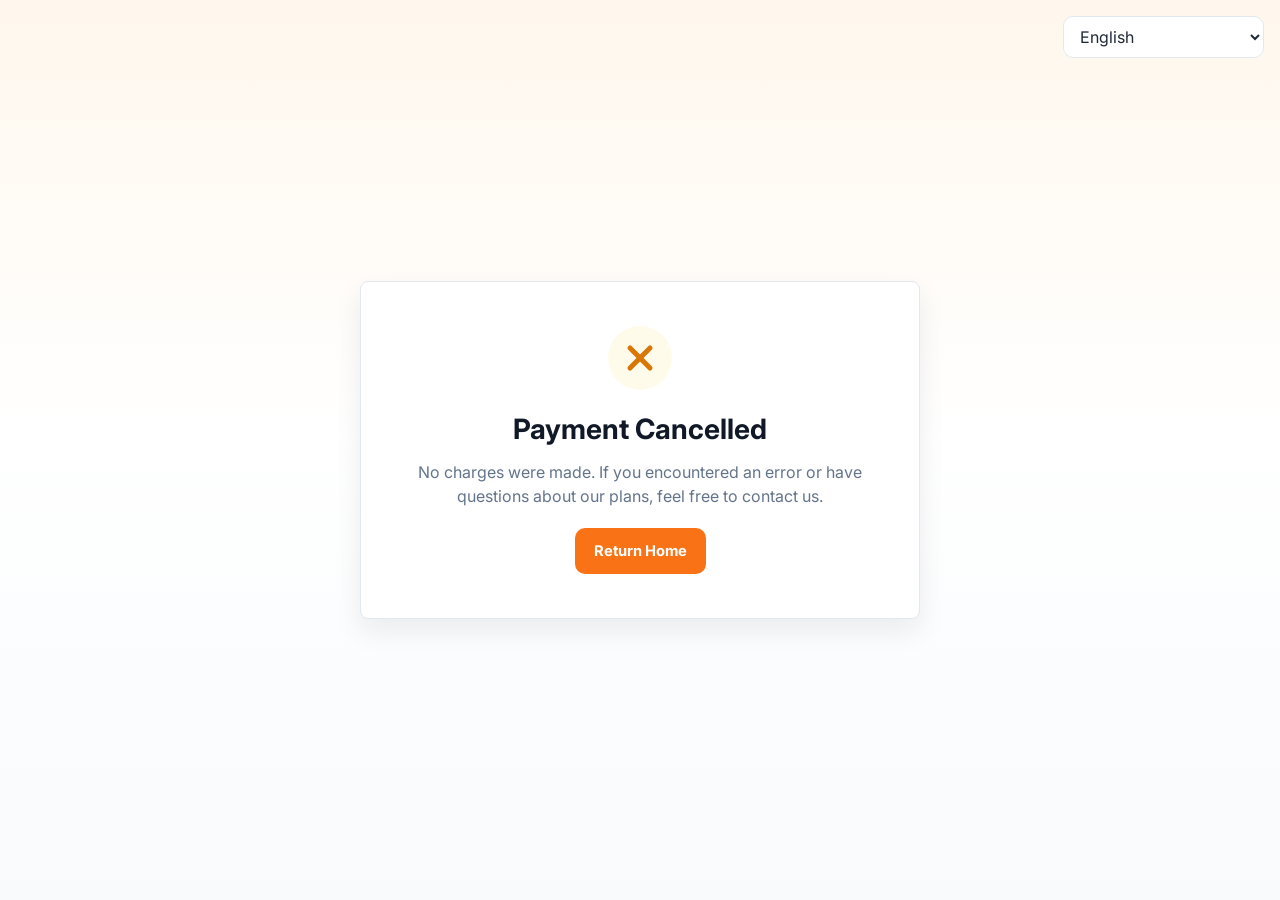
<file: cancel.html>
<!DOCTYPE html>
<html lang="en">
<head>
    <meta charset="UTF-8">
    <meta name="viewport" content="width=device-width, initial-scale=1.0">
    <title>Payment Cancelled - Kanfan</title>
    <link href="https://fonts.googleapis.com/css2?family=Inter:wght@400;600;800&display=swap" rel="stylesheet">
    <link rel="stylesheet" href="style.css">
    <script src="i18n.js"></script>
</head>
<body class="status-page">
    <div class="language-switcher" data-lang-switcher></div>
    <main class="container status-card">
        <div class="icon-box warn">
            <svg width="40" height="40" viewBox="0 0 24 24" fill="none" stroke="currentColor" stroke-width="3" stroke-linecap="round" stroke-linejoin="round">
                <line x1="18" y1="6" x2="6" y2="18"></line>
                <line x1="6" y1="6" x2="18" y2="18"></line>
            </svg>
        </div>
        <h1 data-i18n="pay.cancelTitle">Payment Cancelled</h1>
        <p data-i18n="pay.cancelDesc">No charges were made. If you encountered an error or have questions about our plans, feel free to contact us.</p>
        <a href="index.html#pricing" class="btn" data-i18n="pay.returnHome">Return Home</a>
    </main>
    <script>
        KanfanI18n.renderSelect(document.querySelector("[data-lang-switcher]"));
        KanfanI18n.apply();
    </script>
</body>
</html>
</file>
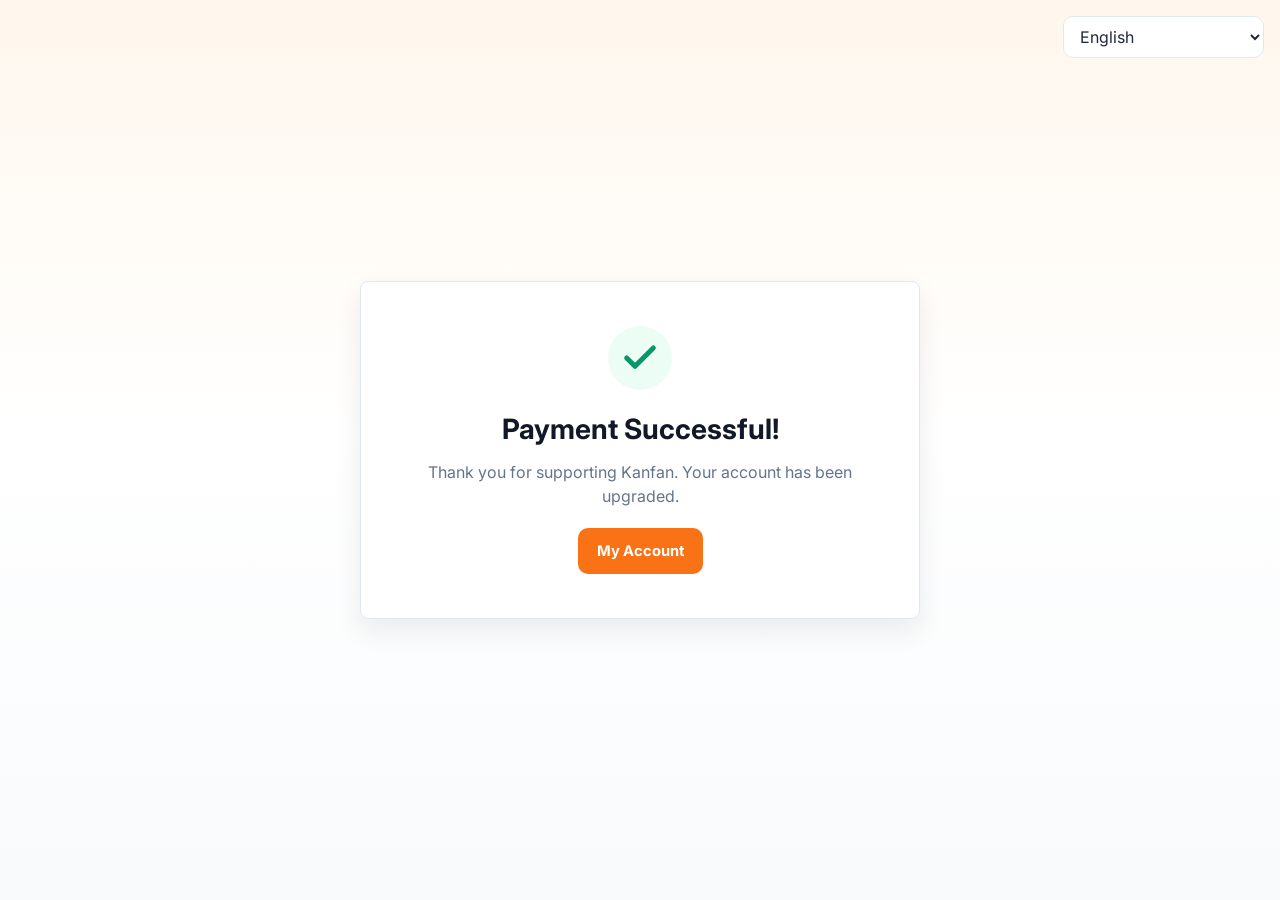
<file: success.html>
<!DOCTYPE html>
<html lang="en">
<head>
    <meta charset="UTF-8">
    <meta name="viewport" content="width=device-width, initial-scale=1.0">
    <title>Payment Successful - Kanfan</title>
    <link href="https://fonts.googleapis.com/css2?family=Inter:wght@400;600;800&display=swap" rel="stylesheet">
    <link rel="stylesheet" href="style.css">
    <script src="i18n.js"></script>
</head>
<body class="status-page">
    <div class="language-switcher" data-lang-switcher></div>
    <main class="container status-card">
        <div class="icon-box">
            <svg width="40" height="40" viewBox="0 0 24 24" fill="none" stroke="currentColor" stroke-width="3" stroke-linecap="round" stroke-linejoin="round">
                <polyline points="20 6 9 17 4 12"></polyline>
            </svg>
        </div>
        <h1 data-i18n="pay.successTitle">Payment Successful!</h1>
        <p data-i18n="pay.successDesc">Thank you for supporting Kanfan. Your account has been upgraded.</p>
        <a href="account.html" class="btn" data-i18n="nav.myAccount">My Account</a>
    </main>
    <script>
        KanfanI18n.renderSelect(document.querySelector("[data-lang-switcher]"));
        KanfanI18n.apply();
    </script>
</body>
</html>
</file>
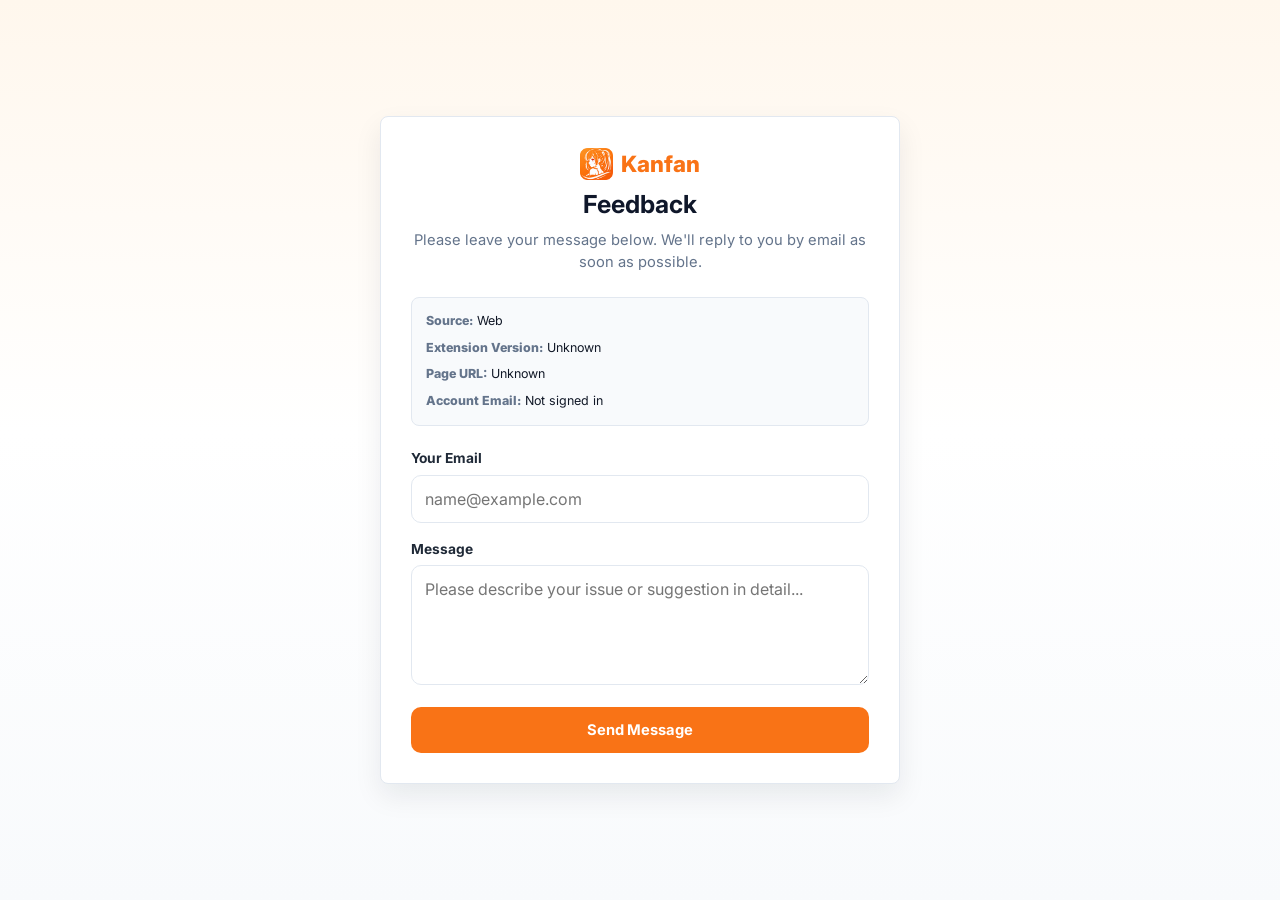
<file: support.html>
<!DOCTYPE html>
<html lang="zh-CN">
<head>
    <meta charset="UTF-8">
    <meta name="viewport" content="width=device-width, initial-scale=1.0">
    <title>技术支持与反馈 - Kanfan</title>
    <link href="https://fonts.googleapis.com/css2?family=Inter:wght@400;600;800&display=swap" rel="stylesheet">
    <link rel="stylesheet" href="style.css">
    <script src="i18n.js"></script>
</head>
<body class="form-page">

<main class="support-shell">
    <div class="page-card-header">
        <a href="index.html" class="brand-mark" aria-label="Kanfan home">
            <img src="logo.png" alt="Kanfan" class="site-logo-img" onerror="this.hidden=true; this.nextElementSibling.hidden=false;">
            <span>Kanfan</span>
        </a>
        <h1 class="page-card-title" data-i18n="support.title">留言反馈</h1>
        <p class="page-card-desc" data-i18n="support.desc">请在下方填写您的留言，提交后我们会通过邮件尽快回复您。</p>
    </div>

    <div id="debug-info" class="debug-box">
        <p><span class="debug-info-label" data-i18n="support.debug.source">来源:</span> <span id="info-from" class="debug-info-value">-</span></p>
        <p><span class="debug-info-label" data-i18n="support.debug.version">插件版本:</span> <span id="info-v" class="debug-info-value">-</span></p>
        <p><span class="debug-info-label" data-i18n="support.debug.page">来源页面:</span> <span id="info-url" class="debug-info-value">-</span></p>
        <p><span class="debug-info-label" data-i18n="support.debug.email">账号邮箱:</span> <span id="info-email" class="debug-info-value">-</span></p>
    </div>

    <form id="support-form" method="POST" class="form-stack">
        <input type="hidden" name="source" id="input-from">
        <input type="hidden" name="extension_version" id="input-v">
        <input type="hidden" name="issue_url" id="input-url">
        <input type="hidden" name="user_id" id="input-uid">

        <div>
            <label for="input-email" data-i18n="support.form.emailLabel">您的邮箱</label>
            <input type="email" name="email" id="input-email" required placeholder="name@example.com" data-i18n-placeholder="support.form.emailPlaceholder">
        </div>

        <div>
            <label for="support-message" data-i18n="support.form.messageLabel">留言内容</label>
            <textarea id="support-message" name="message" required rows="4" placeholder="请详细描述您遇到的情况或建议..." data-i18n-placeholder="support.form.messagePlaceholder"></textarea>
        </div>

        <button type="submit" id="submit-btn" class="submit-btn" data-i18n="support.form.submit">发送留言</button>
        <div class="support-status success" id="successMsg">Thank you! Your message has been submitted.</div>
        <div class="support-status error" id="errorMsg">Oops! Something went wrong. Please try again.</div>
    </form>
</main>

<script>
    KanfanI18n.apply();
    document.title = KanfanI18n.t('support.pageTitle');

    const urlParams = new URLSearchParams(window.location.search);
    const sourceFrom = urlParams.get('from') || 'web';
    const extVersion = urlParams.get('v') || KanfanI18n.t('support.meta.unknown');
    const rawIssueUrl = urlParams.get('url') || KanfanI18n.t('support.meta.unknown');
    const displayIssueUrl = rawIssueUrl.length > 100 ? `${rawIssueUrl.substring(0, 97)}...` : rawIssueUrl;
    const userId = urlParams.get('uid') || '';
    const userEmail = urlParams.get('email') || '';

    document.getElementById('info-from').textContent = sourceFrom === 'ext'
        ? KanfanI18n.t('support.source.ext')
        : KanfanI18n.t('support.source.web');
    document.getElementById('info-v').textContent = extVersion;
    document.getElementById('info-url').textContent = displayIssueUrl;
    document.getElementById('info-url').title = rawIssueUrl;
    document.getElementById('info-email').textContent = userEmail || KanfanI18n.t('support.meta.notLoggedIn');

    document.getElementById('input-from').value = sourceFrom;
    document.getElementById('input-v').value = extVersion;
    document.getElementById('input-url').value = rawIssueUrl;
    document.getElementById('input-uid').value = userId;
    if (userEmail) document.getElementById('input-email').value = userEmail;

    const feedbackEndpoint = "https://jicbnty4ugip4n7rsn6xjg3moe0poghf.lambda-url.us-west-1.on.aws/";
    const supportForm = document.getElementById('support-form');
    const submitBtn = document.getElementById('submit-btn');
    const successMsg = document.getElementById('successMsg');
    const errorMsg = document.getElementById('errorMsg');

    function showSupportError(message) {
        errorMsg.textContent = message || "Oops! Something went wrong. Please try again.";
        errorMsg.style.display = "block";
        successMsg.style.display = "none";
    }

    supportForm.addEventListener('submit', async (event) => {
        event.preventDefault();

        if (!feedbackEndpoint || feedbackEndpoint.includes("REPLACE_WITH")) {
            showSupportError("Feedback endpoint is not configured.");
            return;
        }

        successMsg.style.display = "none";
        errorMsg.style.display = "none";
        submitBtn.disabled = true;

        const payload = {
            type: "support",
            source: sourceFrom,
            extension_version: extVersion,
            issue_url: rawIssueUrl,
            user_id: userId,
            email: document.getElementById('input-email').value.trim(),
            message: (supportForm.querySelector('textarea[name="message"]')?.value || "").trim(),
            page_url: window.location.href,
            user_agent: navigator.userAgent
        };

        try {
            const res = await fetch(feedbackEndpoint, {
                method: "POST",
                headers: { "Content-Type": "application/json" },
                body: JSON.stringify(payload)
            });

            if (!res.ok) throw new Error(`HTTP ${res.status}`);
            supportForm.querySelector('textarea[name="message"]').value = "";
            successMsg.style.display = "block";
        } catch (err) {
            showSupportError();
        } finally {
            submitBtn.disabled = false;
        }
    });
</script>
</body>
</html>
</file>
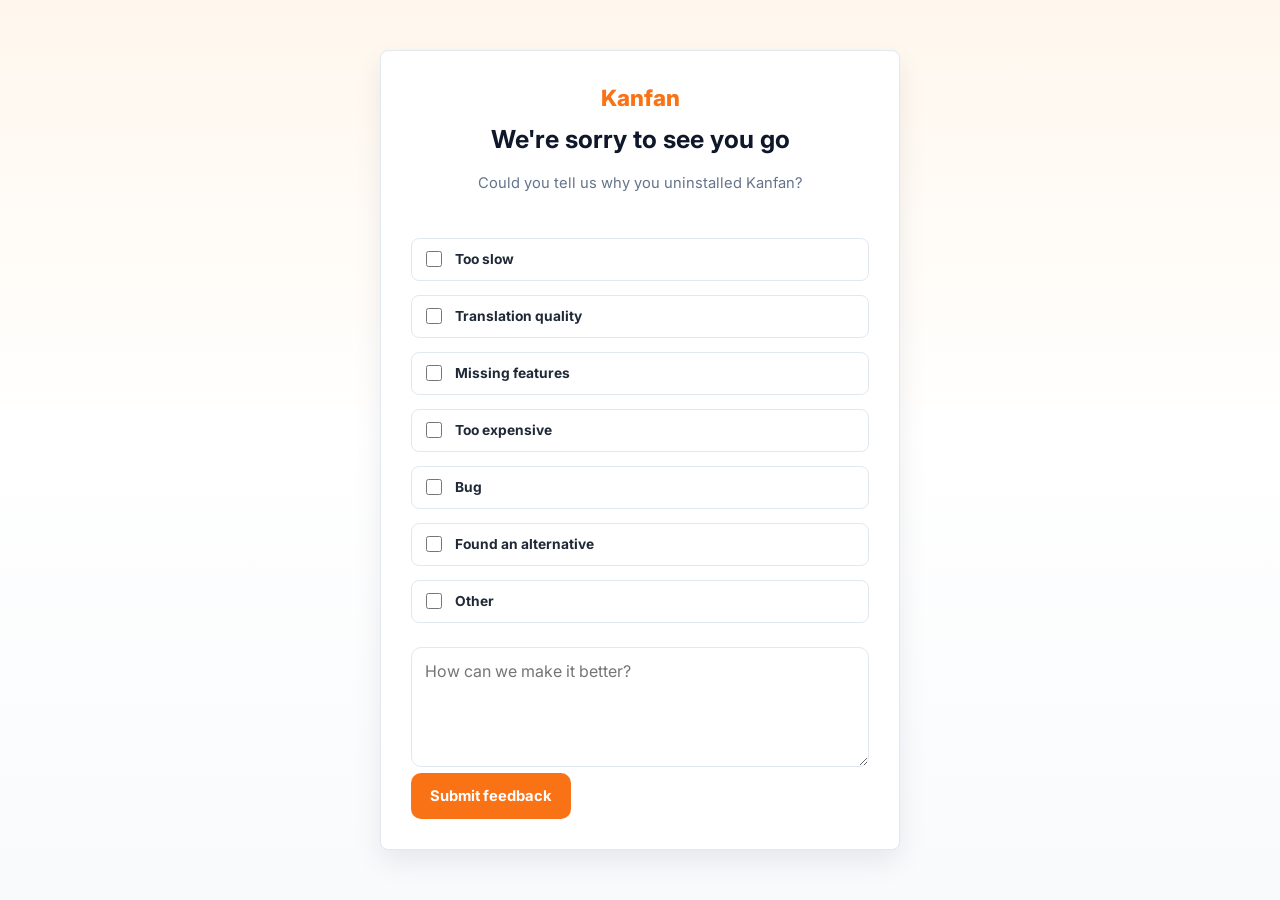
<file: feedback/uninstall.html>
<!DOCTYPE html>
<html lang="en">
<head>
    <meta charset="UTF-8" />
    <meta name="viewport" content="width=device-width, initial-scale=1.0" />
    <title>Uninstall Feedback - Kanfan</title>
    <link href="https://fonts.googleapis.com/css2?family=Inter:wght@400;600;800&display=swap" rel="stylesheet">
    <link rel="stylesheet" href="/style.css">
    <script src="/i18n.js"></script>
</head>

<body class="form-page">
<main class="feedback-container">
    <div class="page-card-header">
        <a href="/" class="brand-mark" aria-label="Kanfan home">
            <span>Kanfan</span>
        </a>
        <h1 class="feedback-title" data-i18n="uninstall.title">Sorry to see you go</h1>
        <p class="feedback-desc" data-i18n="uninstall.desc">Please tell us why you're uninstalling. It helps us improve.</p>
    </div>

    <form id="uninstall-form" method="POST">
        <div class="radio-group">
            <label class="radio-label">
                <input type="checkbox" name="reasons" value="Too slow / Not working" />
                <span data-i18n="uninstall.reason.performance">Too slow / Not working</span>
            </label>
            <label class="radio-label">
                <input type="checkbox" name="reasons" value="Translation quality is not good" />
                <span data-i18n="uninstall.reason.translation">Translation quality is not good</span>
            </label>
            <label class="radio-label">
                <input type="checkbox" name="reasons" value="Hard to use / Confusing UI" />
                <span data-i18n="uninstall.reason.missing_feature">Hard to use / Confusing UI</span>
            </label>
            <label class="radio-label">
                <input type="checkbox" name="reasons" value="Too expensive" />
                <span data-i18n="uninstall.reason.pricing">Too expensive</span>
            </label>
            <label class="radio-label">
                <input type="checkbox" name="reasons" value="Privacy concerns" />
                <span data-i18n="uninstall.reason.bug">Bug or privacy concern</span>
            </label>
            <label class="radio-label">
                <input type="checkbox" name="reasons" value="I found an alternative" />
                <span data-i18n="uninstall.reason.alternative">I found an alternative</span>
            </label>
            <label class="radio-label">
                <input type="checkbox" name="reasons" value="Other" />
                <span data-i18n="uninstall.reason.other">Other</span>
            </label>
        </div>

        <textarea class="textarea-box" name="comment" placeholder="Anything else you'd like to share?" data-i18n-placeholder="uninstall.commentPlaceholder"></textarea>

        <input type="hidden" name="source" id="meta-from">
        <input type="hidden" name="language" id="meta-lang">
        <input type="hidden" name="extension_version" id="meta-v">
        <input type="hidden" name="uuid" id="meta-uuid">
        <input type="hidden" name="uid" id="meta-uid">
        <input type="hidden" name="email" id="meta-email">
        <input type="hidden" name="last_url" id="meta-last-url">

        <button type="submit" class="submit-btn" data-i18n="uninstall.submit">Submit</button>

        <div class="success-msg" id="successMsg" data-i18n="uninstall.success">Thank you! Your feedback has been submitted.</div>
        <div class="error-msg" id="errorMsg" data-i18n="uninstall.error">Oops! Something went wrong. Please try again.</div>
    </form>
</main>

<script>
    function setIfExists(id, value) {
        const el = document.getElementById(id);
        if (!el) return;
        el.value = value || "";
    }

    function normalizeEmail(email) {
        return (email || "").trim();
    }

    function applyLangFromQuery(qs) {
        const lang = (qs.get("lang") || "").trim();
        if (!lang) return "";

        let appliedLang = lang;
        try {
            if (window.KanfanI18n && typeof window.KanfanI18n.setLang === "function") {
                appliedLang = window.KanfanI18n.setLang(lang);
            } else if (window.KanfanI18n && typeof window.KanfanI18n.init === "function") {
                appliedLang = window.KanfanI18n.init({ lang });
            }
        } catch (e) {}

        document.documentElement.lang = appliedLang;
        setIfExists("meta-lang", appliedLang);
        return appliedLang;
    }

    (function initFromUrlParams() {
        const qs = new URLSearchParams(location.search);
        const appliedLang = applyLangFromQuery(qs);
        if (window.KanfanI18n && typeof window.KanfanI18n.apply === "function") {
            window.KanfanI18n.apply();
            document.title = `${window.KanfanI18n.t("uninstall.title")} - Kanfan`;
            setIfExists("meta-lang", appliedLang || window.KanfanI18n.getLang());
        }

        setIfExists("meta-from", qs.get("from") || "");
        setIfExists("meta-v", qs.get("v") || "");
        setIfExists("meta-uuid", qs.get("uuid") || "");
        setIfExists("meta-uid", qs.get("uid") || "");
        setIfExists("meta-email", normalizeEmail(qs.get("email") || ""));
        setIfExists("meta-last-url", qs.get("lastUrl") || "");
    })();

    const form = document.getElementById("uninstall-form");
    const successMsg = document.getElementById("successMsg");
    const errorMsg = document.getElementById("errorMsg");
    const feedbackEndpoint = "https://jicbnty4ugip4n7rsn6xjg3moe0poghf.lambda-url.us-west-1.on.aws/";

    form.addEventListener("submit", async (e) => {
        e.preventDefault();

        const checked = form.querySelectorAll('input[name="reasons"]:checked');
        const comment = (form.querySelector('textarea[name="comment"]')?.value || "").trim();
        if (checked.length === 0 && !comment) {
            errorMsg.style.display = "block";
            errorMsg.textContent = "Please select at least one reason or write a comment.";
            return;
        }

        successMsg.style.display = "none";
        errorMsg.style.display = "none";

        if (!feedbackEndpoint || feedbackEndpoint.includes("REPLACE_WITH")) {
            errorMsg.style.display = "block";
            errorMsg.textContent = "Feedback endpoint is not configured.";
            return;
        }

        try {
            const formData = new FormData(form);
            const payload = {
                type: "uninstall",
                reasons: formData.getAll("reasons"),
                comment,
                source: formData.get("source") || "",
                language: formData.get("language") || "",
                extension_version: formData.get("extension_version") || "",
                uuid: formData.get("uuid") || "",
                user_id: formData.get("uid") || "",
                email: formData.get("email") || "",
                last_url: formData.get("last_url") || "",
                page_url: window.location.href,
                user_agent: navigator.userAgent
            };
            const res = await fetch(feedbackEndpoint, {
                method: "POST",
                headers: { "Content-Type": "application/json" },
                body: JSON.stringify(payload)
            });

            if (res.ok) {
                form.reset();
                successMsg.style.display = "block";
            } else {
                errorMsg.style.display = "block";
            }
        } catch (err) {
            errorMsg.style.display = "block";
        }
    });
</script>
</body>
</html>
</file>
<file: style.css>
/* style.css */

:root {
    --primary: #f97316;
    --primary-hover: #ea580c;
    --primary-soft: #fff7ed;
    --primary-border: #fed7aa;
    --dark: #111827;
    --ink: #1f2937;
    --slate: #64748b;
    --muted: #94a3b8;
    --line: #e2e8f0;
    --light: #f8fafc;
    --white: #ffffff;
    --danger: #dc2626;
    --success: #059669;
    --warn: #d97706;
    --font-main: "Inter", Arial, sans-serif;
    --shadow-sm: 0 1px 2px rgba(15, 23, 42, 0.05);
    --shadow-md: 0 12px 28px rgba(15, 23, 42, 0.08);
}

* { box-sizing: border-box; }
html { scroll-behavior: smooth; }
body {
    margin: 0;
    min-height: 100vh;
    font-family: var(--font-main);
    color: var(--dark);
    background: var(--light);
    line-height: 1.5;
}
body.auth-page, body.form-page, body.status-page {
    display: flex;
    min-height: 100vh;
    align-items: center;
    justify-content: center;
    padding: 24px;
    background: linear-gradient(180deg, #fff7ed 0%, #ffffff 48%, #f8fafc 100%);
}
img { max-width: 100%; }
a { color: inherit; text-decoration: none; }
button, input, textarea, select { font: inherit; }
button { cursor: pointer; }

.site-logo-img {
    display: block;
    width: auto;
    height: 32px;
    max-width: 180px;
    object-fit: contain;
}
.logo, .lp-logo {
    display: inline-flex;
    align-items: center;
    gap: 8px;
    color: var(--primary);
    font-weight: 800;
}

.btn, .submit-btn, .lp-btn {
    display: inline-flex;
    align-items: center;
    justify-content: center;
    min-height: 42px;
    padding: 11px 18px;
    border: 1px solid transparent;
    border-radius: 10px;
    background: var(--primary);
    color: var(--white);
    font-weight: 700;
    font-size: 0.92rem;
    transition: background 0.18s ease, border-color 0.18s ease, transform 0.18s ease, opacity 0.18s ease;
}
.btn:hover, .submit-btn:hover:not(:disabled), .lp-btn:hover { background: var(--primary-hover); transform: translateY(-1px); }
.btn:disabled, .submit-btn:disabled, .lp-btn:disabled { opacity: 0.65; cursor: not-allowed; transform: none; }
.lp-btn-primary { background: var(--primary); color: var(--white); }
.lp-btn-dark { background: var(--dark); color: var(--white); }
.lp-btn-dark:hover { background: #020617; }
.lp-btn-ghost {
    background: var(--white);
    color: var(--dark);
    border-color: var(--line);
}
.lp-btn-ghost:hover { background: var(--light); }

input[type="text"], input[type="email"], input[type="password"], textarea, select {
    width: 100%;
    border: 1px solid var(--line);
    border-radius: 10px;
    background: var(--white);
    color: var(--dark);
    padding: 11px 13px;
    outline: none;
    transition: border-color 0.18s ease, box-shadow 0.18s ease;
}
textarea { resize: vertical; }
input:focus, textarea:focus, select:focus {
    border-color: var(--primary);
    box-shadow: 0 0 0 3px rgba(249, 115, 22, 0.14);
}

.spinner {
    display: inline-block;
    width: 1rem;
    height: 1rem;
    border: 2px solid rgba(255, 255, 255, 0.35);
    border-top-color: var(--white);
    border-radius: 50%;
    animation: spin 0.8s linear infinite;
    margin-right: 8px;
}
@keyframes spin { to { transform: rotate(360deg); } }

.msg {
    display: none;
    padding: 10px 12px;
    border-radius: 10px;
    font-size: 0.9rem;
    margin-top: 12px;
}
.msg.error { display: block; background: #fef2f2; color: var(--danger); border: 1px solid #fecaca; }
.msg.success { display: block; background: #ecfdf5; color: var(--success); border: 1px solid #bbf7d0; }
.hidden, .hide { display: none !important; }

.language-switcher {
    position: fixed;
    top: 16px;
    right: 16px;
    z-index: 60;
}
.language-switcher .lp-language-select { min-width: 160px; }
.link-muted {
    color: var(--slate);
    font-size: 0.86rem;
    font-weight: 700;
}
.link-muted:hover { color: var(--primary); }
.full-width { width: 100%; }
.form-stack { display: grid; gap: 16px; margin-top: 22px; text-align: left; }
.form-footer { margin-top: 16px; text-align: center; }
.button-icon { margin-left: 8px; }
.btn-dark { background: var(--dark); }
.btn-dark:hover { background: #020617; }
.page-card-header {
    display: grid;
    gap: 10px;
    justify-items: center;
    margin-bottom: 24px;
    text-align: center;
}
.brand-mark {
    display: inline-flex;
    align-items: center;
    gap: 8px;
    color: var(--primary);
    font-size: 1.4rem;
    font-weight: 800;
}
.brand-mark svg { width: 32px; height: 32px; }
.page-card-title {
    margin: 0;
    color: #0f172a;
    font-size: 1.55rem;
    line-height: 1.15;
}
.page-card-desc {
    margin: 0;
    color: var(--slate);
    font-size: 0.92rem;
}

/* Landing */
.landing-page { background: #ffffff; }
.lp-nav {
    position: sticky;
    top: 0;
    z-index: 50;
    display: flex;
    align-items: center;
    justify-content: space-between;
    gap: 18px;
    min-height: 72px;
    padding: 0 6%;
    border-bottom: 1px solid rgba(226, 232, 240, 0.9);
    background: rgba(255, 255, 255, 0.94);
    backdrop-filter: blur(14px);
}
.lp-nav-actions {
    display: flex;
    align-items: center;
    justify-content: flex-end;
    gap: 12px;
}
.lp-nav-link {
    color: var(--ink);
    font-weight: 700;
    font-size: 0.92rem;
    white-space: nowrap;
}
.lp-language-select {
    width: auto;
    min-width: 170px;
    height: 42px;
    padding: 0 34px 0 12px;
    color: var(--ink);
}

.lp-hero {
    display: grid;
    grid-template-columns: minmax(0, 1.02fr) minmax(320px, 0.78fr);
    gap: 56px;
    align-items: center;
    padding: 58px 6% 50px;
    background: linear-gradient(180deg, #fff7ed 0%, #ffffff 62%);
}
.lp-hero-copy { max-width: 680px; }
.lp-eyebrow {
    margin: 0 0 10px;
    color: var(--primary-hover);
    font-size: 0.78rem;
    font-weight: 800;
    letter-spacing: 0;
    text-transform: uppercase;
}
.lp-hero h1 {
    margin: 0;
    max-width: 720px;
    color: #0f172a;
    font-size: 3.9rem;
    line-height: 1;
    letter-spacing: 0;
}
.lp-hero h1 span { display: block; }
.lp-hero-desc {
    margin: 20px 0 26px;
    max-width: 590px;
    color: #475569;
    font-size: 1.08rem;
}
.lp-hero-actions, .try-controls {
    display: flex;
    align-items: center;
    flex-wrap: wrap;
    gap: 10px;
}
.lp-preview { display: flex; justify-content: center; }
.lp-preview-shell {
    width: min(480px, 100%);
    overflow: visible;
    border: 1px solid #cbd5e1;
    border-radius: 8px;
    background: var(--white);
    box-shadow: var(--shadow-md);
}
.lp-preview-image {
    display: block;
    width: 100%;
    height: auto;
    object-fit: contain;
}

.lp-section {
    padding: 58px 6%;
}
.lp-section-head {
    max-width: 760px;
    margin: 0 auto 26px;
    text-align: center;
}
.lp-section-head h2 {
    margin: 0;
    color: #0f172a;
    font-size: 2rem;
    line-height: 1.15;
}
.lp-feature-grid {
    display: grid;
    grid-template-columns: repeat(3, minmax(0, 1fr));
    gap: 14px;
    max-width: 1080px;
    margin: 0 auto;
}
.lp-feature-card {
    padding: 22px;
    border: 1px solid var(--line);
    border-radius: 8px;
    background: var(--white);
    box-shadow: var(--shadow-sm);
}
.lp-feature-card h3 { margin: 0 0 8px; font-size: 1rem; }
.lp-feature-card p { margin: 0; color: var(--slate); font-size: 0.92rem; }

.try-section { padding-top: 20px; padding-bottom: 20px; background: #f8fafc; border-top: 1px solid var(--line); border-bottom: 1px solid var(--line); }
.try-simple {
    display: grid;
    justify-items: center;
    gap: 16px;
    max-width: 560px;
    margin: 0 auto;
    padding: 10px;
    border: 1px solid var(--line);
    border-radius: 8px;
    background: var(--white);
    text-align: center;
}
.try-simple h2 {
    margin: 0;
    color: #0f172a;
    font-size: 1.45rem;
    line-height: 1.18;
}
.try-layout {
    display: grid;
    grid-template-columns: minmax(280px, 0.72fr) minmax(0, 1.28fr);
    gap: 26px;
    max-width: 1180px;
    margin: 0 auto;
}
.try-copy {
    align-self: start;
    padding: 24px;
    border: 1px solid var(--line);
    border-radius: 8px;
    background: var(--white);
}
.try-copy h2 { margin: 0 0 10px; font-size: 1.72rem; line-height: 1.18; }
.try-copy p { color: var(--slate); }
.try-form {
    display: grid;
    justify-items: center;
    gap: 12px;
    width: 100%;
    margin-top: 0;
}
.try-upload-button {
    justify-self: center;
    justify-content: center;
    min-width: 220px;
    cursor: pointer;
}
.try-upload-button input { display: none; }
.try-upload-button.dragging,
.try-upload-button.is-working {
    filter: brightness(0.96);
}
.try-dropzone {
    display: grid;
    gap: 4px;
    padding: 18px;
    border: 1.5px dashed #cbd5e1;
    border-radius: 8px;
    background: #fff;
}
.try-dropzone input { display: none; }
.try-drop-title { color: var(--dark); font-weight: 800; }
.try-drop-desc { color: var(--slate); font-size: 0.85rem; }
.try-status, .try-quota {
    width: 100%;
    min-height: 20px;
    margin: 0;
    color: var(--slate);
    font-size: 0.88rem;
    text-align: center;
}
.try-status.success { color: var(--success); }
.try-status.error { color: var(--danger); }
.try-controls[hidden] { display: none !important; }
.try-result-panel {
    display: grid;
    justify-items: center;
    gap: 12px;
    width: 100%;
    margin-top: 6px;
    text-align: center;
}
.try-result-panel[hidden] { display: none !important; }
.try-result-panel h3 {
    margin: 0;
    color: var(--dark);
    font-size: 0.95rem;
    font-weight: 800;
}
.try-result-panel img {
    display: block;
    width: 100%;
    max-width: 520px;
    height: auto;
    max-height: 620px;
    object-fit: contain;
    border: 1px solid var(--line);
    border-radius: 8px;
    background: #f1f5f9;
}
.try-result-panel img[hidden] { display: none !important; }
.try-actions {
    display: flex;
    justify-content: center;
    width: 100%;
}
.try-actions[hidden] { display: none !important; }
.try-preview-grid {
    display: grid;
    grid-template-columns: repeat(2, minmax(0, 1fr));
    gap: 14px;
}
.try-preview-card, .try-text-panel {
    margin: 0;
    border: 1px solid var(--line);
    border-radius: 8px;
    background: var(--white);
    overflow: hidden;
}
.try-preview-card figcaption, .try-text-panel h3 {
    margin: 0;
    padding: 12px 14px;
    border-bottom: 1px solid var(--line);
    color: var(--dark);
    font-size: 0.9rem;
    font-weight: 800;
}
.try-image-box {
    position: relative;
    display: grid;
    place-items: center;
    min-height: 360px;
    background: #f1f5f9;
}
.try-image-box img {
    display: block;
    width: 100%;
    height: 100%;
    max-height: 520px;
    object-fit: contain;
}
.try-image-box img[hidden] { display: none !important; }
.try-image-box span { color: var(--muted); font-size: 0.9rem; }
.try-text-panel {
    grid-column: 1 / -1;
}
.try-text-list { display: grid; gap: 8px; padding: 14px; }
.try-text-row {
    display: grid;
    gap: 4px;
    padding: 10px;
    border: 1px solid var(--line);
    border-radius: 8px;
    background: #fff;
    color: var(--slate);
    font-size: 0.85rem;
}
.try-text-row strong { color: var(--dark); font-size: 0.92rem; }
.try-text-empty { color: var(--muted); font-size: 0.88rem; }

.lp-pricing { background: #ffffff; }
.lp-period-toggle {
    display: flex;
    justify-content: center;
    width: fit-content;
    margin: 0 auto 22px;
    padding: 4px;
    border: 1px solid var(--line);
    border-radius: 10px;
    background: #f8fafc;
}
.lp-period-toggle-btn {
    min-width: 104px;
    border: 0;
    border-radius: 8px;
    background: transparent;
    color: var(--slate);
    padding: 8px 12px;
    font-weight: 800;
}
.lp-period-toggle-btn.active {
    background: var(--white);
    color: var(--dark);
    box-shadow: var(--shadow-sm);
}
.lp-price-grid {
    display: grid;
    grid-template-columns: repeat(4, minmax(0, 1fr));
    grid-auto-rows: 1fr;
    align-items: stretch;
    gap: 14px;
    max-width: 1180px;
    margin: 0 auto;
}
.lp-plan {
    position: relative;
    display: flex;
    flex-direction: column;
    height: 100%;
    min-height: 360px;
    padding: 20px;
    border: 1px solid var(--line);
    border-radius: 8px;
    background: var(--white);
    box-shadow: var(--shadow-sm);
}
.lp-plan.popular-v2 {
    border-color: var(--primary);
    box-shadow: 0 12px 28px rgba(249, 115, 22, 0.12);
}
.lp-plan.current-plan { border-color: var(--success); }
.lp-plan-title {
    margin-bottom: 8px;
    color: var(--dark);
    font-size: 1.08rem;
    font-weight: 800;
}
.lp-plan-badge {
    position: absolute;
    top: 14px;
    right: 14px;
    padding: 4px 9px;
    border-radius: 999px;
    background: #f1f5f9;
    color: #475569;
    font-size: 0.68rem;
    font-weight: 800;
}
.badge-popular { background: var(--primary-soft); color: var(--primary-hover); }
.badge-heavy { background: #fef3c7; color: #92400e; }
.badge-current { background: #ecfdf5; color: var(--success); }
.lp-free-price, .lp-price-main {
    color: #0f172a;
    font-size: 2.1rem;
    font-weight: 800;
    line-height: 1;
}
.lp-price-unit { color: var(--slate); font-size: 0.86rem; font-weight: 700; }
.lp-price-note {
    min-height: 24px;
    margin: 4px 0 14px;
    color: var(--slate);
    font-size: 0.86rem;
}
.lp-save-badge {
    display: inline-flex;
    align-items: center;
    padding: 2px 7px;
    border-radius: 999px;
    background: #ecfdf5;
    color: var(--success);
    font-size: 0.68rem;
    font-weight: 800;
}
.lp-plan-feature-list {
    display: grid;
    gap: 8px;
    margin: 0 0 18px;
    padding: 0;
    list-style: none;
    color: #475569;
    font-size: 0.84rem;
}
.lp-plan-feature-list li {
    display: flex;
    align-items: flex-start;
    gap: 8px;
}
.lp-plan-feature-list li::before {
    content: "";
    flex: 0 0 auto;
    width: 6px;
    height: 6px;
    margin-top: 8px;
    border-radius: 999px;
    background: var(--primary);
}
.lp-free-options {
    display: grid;
    margin-bottom: 18px;
}
.lp-free-option-divider {
    display: flex;
    align-items: center;
    gap: 10px;
    margin: 0 0 12px;
    color: #64748b;
    font-size: 0.78rem;
    font-weight: 800;
    text-transform: lowercase;
}
.lp-free-option-divider::before,
.lp-free-option-divider::after {
    content: "";
    flex: 1;
    height: 1px;
    background: var(--line);
}
.lp-free-option {
    padding: 0;
    background: var(--white);
}
.lp-free-option-optional {
    margin-top: 0;
}
.lp-free-option-title {
    color: var(--dark);
    font-size: 0.9rem;
    font-weight: 800;
}
.lp-free-option .lp-plan-feature-list {
    gap: 6px;
    margin: 8px 0 0;
}
.lp-plan-cta {
    width: 100%;
    margin-top: auto;
    padding: 11px 12px;
    border: 0;
    border-radius: 10px;
    background: var(--primary);
    color: var(--white);
    font-weight: 800;
    text-align: center;
}
.lp-plan > [id^="cta-"] {
    width: 100%;
    margin-top: auto;
}
.lp-plan > [id^="cta-"] .lp-plan-cta {
    display: block;
}
.lp-plan-cta:hover:not(:disabled) { background: var(--primary-hover); }
.lp-cta-free { background: #475569; }
.lp-cta-current { background: #ecfdf5; color: var(--success); }
.lp-cta-blocked { background: #f1f5f9; color: var(--muted); }

.lp-qa {
    border-top: 1px solid var(--line);
    background: #f8fafc;
}
.lp-qa-list {
    display: grid;
    gap: 12px;
    max-width: 820px;
    margin: 0 auto;
}
.lp-qa-item {
    overflow: hidden;
    border: 1px solid var(--line);
    border-radius: 8px;
    background: var(--white);
    box-shadow: var(--shadow-sm);
}
.lp-qa-item summary {
    display: flex;
    align-items: center;
    justify-content: space-between;
    gap: 16px;
    min-height: 62px;
    padding: 18px 20px;
    color: var(--dark);
    font-size: 1rem;
    font-weight: 800;
    list-style: none;
    cursor: pointer;
}
.lp-qa-item summary::-webkit-details-marker { display: none; }
.lp-qa-icon {
    position: relative;
    flex: 0 0 auto;
    width: 18px;
    height: 18px;
}
.lp-qa-icon::before,
.lp-qa-icon::after {
    content: "";
    position: absolute;
    top: 50%;
    left: 50%;
    width: 14px;
    height: 2px;
    border-radius: 999px;
    background: var(--primary);
    transform: translate(-50%, -50%);
    transition: transform 0.18s ease, opacity 0.18s ease;
}
.lp-qa-icon::after { transform: translate(-50%, -50%) rotate(90deg); }
.lp-qa-item[open] .lp-qa-icon::after {
    opacity: 0;
    transform: translate(-50%, -50%) rotate(0deg);
}
.lp-qa-answer {
    padding: 0 20px 20px;
    color: var(--slate);
    font-size: 0.94rem;
}
.lp-qa-answer p {
    margin: 10px 0 0;
}
.lp-qa-answer a {
    color: var(--primary-hover);
    font-weight: 800;
    text-decoration: underline;
    text-underline-offset: 3px;
}

.lp-footer {
    display: grid;
    gap: 12px;
    justify-items: center;
    padding: 34px 6%;
    border-top: 1px solid var(--line);
    color: var(--slate);
    font-size: 0.88rem;
}
.lp-footer p { margin: 0; }
.lp-footer-links {
    display: flex;
    flex-wrap: wrap;
    justify-content: center;
    gap: 14px;
}
.lp-footer-links button {
    border: 0;
    background: transparent;
    color: inherit;
    padding: 0;
}
.lp-footer-links a:hover, .lp-footer-links button:hover { color: var(--primary); }
.modal {
    display: none;
    position: fixed;
    inset: 0;
    z-index: 100;
    padding: 24px;
    background: rgba(15, 23, 42, 0.62);
}
.modal.is-open { display: grid; place-items: center; }
.modal-content {
    position: relative;
    width: min(760px, 100%);
    max-height: 82vh;
    overflow: auto;
    padding: 30px;
    border-radius: 8px;
    background: var(--white);
}
.close-btn {
    position: absolute;
    top: 14px;
    right: 14px;
    border: 0;
    background: transparent;
    color: var(--slate);
    font-size: 1.8rem;
    line-height: 1;
}

/* Auth and account pages */
.auth-container {
    width: min(430px, calc(100% - 32px));
    margin: auto;
    padding: 24px 0;
}
.auth-container.flush { padding: 0; }
.auth-container .card, .auth-container > .card, .auth-container > div:not(.hide) {
    border: 1px solid var(--line);
    border-radius: 8px;
    background: var(--white);
    box-shadow: var(--shadow-md);
}
.auth-container .card { padding: 34px; text-align: center; }
.auth-container .btn, .auth-container .submit-btn { width: 100%; }
.auth-container .logo { margin-bottom: 26px; }
.auth-container .site-logo-img { height: 40px; margin: 0 auto; }
.subtitle { color: var(--slate); font-size: 0.92rem; }
.form-group, .field-group { margin-bottom: 14px; text-align: left; }
label { display: block; margin-bottom: 6px; color: var(--ink); font-size: 0.86rem; font-weight: 700; }
.btn-google {
    width: 100%;
    background: var(--white);
    color: var(--dark);
    border-color: var(--line);
}
.btn-google:hover { background: var(--light); }
.btn-google svg { width: 20px; height: 20px; margin-right: 10px; }
.divider {
    display: flex;
    align-items: center;
    gap: 10px;
    margin: 18px 0;
    color: var(--muted);
    font-size: 0.84rem;
}
.divider::before, .divider::after {
    content: "";
    flex: 1;
    height: 1px;
    background: var(--line);
}
.toggle-text { margin-top: 18px; color: var(--slate); font-size: 0.9rem; }
.toggle-link, .btn-text { color: var(--primary); font-weight: 800; }
.toggle-link { cursor: pointer; }
.success-view { display: none; }
.success-icon, .icon-box {
    display: grid;
    place-items: center;
    width: 64px;
    height: 64px;
    margin: 0 auto 18px;
    border-radius: 50%;
    background: #ecfdf5;
    color: var(--success);
}
.success-copy {
    margin: 0 0 14px;
    color: var(--slate);
    font-size: 0.92rem;
}
.input-wrapper { position: relative; }
.toggle-pw {
    position: absolute;
    top: 50%;
    right: 10px;
    display: grid;
    place-items: center;
    width: 34px;
    height: 34px;
    transform: translateY(-50%);
    border: 0;
    border-radius: 8px;
    background: transparent;
    color: var(--slate);
}
.toggle-pw:hover { background: var(--light); color: var(--dark); }
.toggle-pw svg { width: 19px; height: 19px; fill: none; stroke: currentColor; stroke-width: 2; stroke-linecap: round; stroke-linejoin: round; }
.reset-state {
    display: grid;
    gap: 10px;
    justify-items: center;
    padding: 18px 0;
    text-align: center;
}
.reset-state .spinner { width: 24px; height: 24px; margin: 0; border-top-color: var(--primary); border-color: rgba(249, 115, 22, 0.24); border-top-color: var(--primary); }
.result-icon {
    display: grid;
    place-items: center;
    width: 52px;
    height: 52px;
    border-radius: 50%;
    background: #ecfdf5;
    color: var(--success);
}
.result-icon svg { width: 30px; height: 30px; }
.result-title { margin: 0; color: var(--dark); font-size: 1.15rem; }
.result-desc { margin: 0; color: var(--slate); font-size: 0.9rem; }
.icon-box.warn { background: #fffbeb; color: var(--warn); }

.navbar {
    display: flex;
    align-items: center;
    justify-content: space-between;
    gap: 16px;
    min-height: 70px;
    padding: 0 6%;
    border-bottom: 1px solid var(--line);
    background: var(--white);
}
.nav-right { display: flex; align-items: center; gap: 12px; }
.account-container {
    width: min(880px, calc(100% - 32px));
    margin: 36px auto;
}
.page-title { margin: 0 0 22px; font-size: 1.8rem; }
.card {
    width: 100%;
    margin: 18px 0;
    padding: 24px;
    border: 1px solid var(--line);
    border-radius: 8px;
    background: var(--white);
    box-shadow: var(--shadow-sm);
}
.section-header { display: flex; justify-content: space-between; gap: 16px; margin-bottom: 14px; }
.section-title { color: var(--dark); font-size: 1.05rem; font-weight: 800; }
.section-desc { color: var(--slate); font-size: 0.9rem; }
.info-row {
    display: flex;
    align-items: center;
    gap: 16px;
    padding: 14px 0;
    border-top: 1px solid #f1f5f9;
}
.info-label { width: 120px; color: var(--slate); font-size: 0.9rem; }
.info-value { flex: 1; color: var(--dark); font-weight: 700; }
.btn-outline {
    border: 1px solid var(--line);
    border-radius: 10px;
    background: var(--white);
    color: var(--ink);
    padding: 8px 13px;
    font-weight: 800;
}
.btn-text {
    border: 0;
    background: transparent;
    padding: 0;
}
.sync-card {
    display: none;
    padding: 18px;
    border: 1px solid #bae6fd;
    border-radius: 8px;
    background: #f0f9ff;
}
.sync-content { display: flex; align-items: center; gap: 14px; }
.sync-icon { flex: 0 0 auto; color: #0284c7; }
.sync-title { margin: 0 0 2px; color: #0c4a6e; font-size: 1rem; font-weight: 800; }
.sync-desc { margin: 0; color: #0369a1; font-size: 0.9rem; }
.account-billing-copy {
    margin: 0 0 18px;
    color: var(--slate);
    font-size: 0.94rem;
}
.nav-email {
    color: var(--slate);
    font-size: 0.88rem;
    font-weight: 700;
}

/* Status pages */
.status-container, .container {
    width: min(560px, calc(100% - 32px));
    margin: auto;
    padding: 44px 28px;
    text-align: center;
}
.status-card {
    border: 1px solid var(--line);
    border-radius: 8px;
    background: var(--white);
    box-shadow: var(--shadow-md);
}
.status-card h1 { margin: 0 0 10px; font-size: 1.75rem; }
.status-card p { margin: 0 0 20px; color: var(--slate); }

/* Support and feedback pages */
.support-shell, .feedback-container {
    width: min(520px, calc(100% - 32px));
    margin: auto;
    padding: 30px;
    border: 1px solid var(--line);
    border-radius: 8px;
    background: var(--white);
    box-shadow: var(--shadow-md);
}
.support-shell, .feedback-container { text-align: center; }
.support-shell form, .feedback-container form { text-align: left; }
.debug-box {
    display: grid;
    gap: 8px;
    margin: 20px 0;
    padding: 14px;
    border: 1px solid var(--line);
    border-radius: 8px;
    background: var(--light);
    text-align: left;
    font-size: 0.78rem;
}
.debug-box p { margin: 0; overflow-wrap: anywhere; }
.debug-info-label { color: var(--slate); font-weight: 800; }
.debug-info-value { color: var(--dark); }
.support-status, .success-msg, .error-msg {
    display: none;
    margin-top: 12px;
    text-align: center;
    font-size: 0.88rem;
}
.support-status.success, .success-msg { color: var(--success); }
.support-status.error, .error-msg { color: var(--danger); }
.radio-group { display: grid; gap: 8px; margin: 18px 0; }
.radio-label {
    display: flex;
    align-items: center;
    gap: 10px;
    padding: 10px;
    border: 1px solid var(--line);
    border-radius: 8px;
    cursor: pointer;
    text-align: left;
}
.radio-label input {
    flex: 0 0 auto;
    width: 16px;
    height: 16px;
    margin-top: 2px;
    accent-color: var(--primary);
}
.textarea-box { min-height: 120px; }
.feedback-title {
    margin: 0 0 8px;
    color: #0f172a;
    font-size: 1.55rem;
    line-height: 1.16;
}
.feedback-desc {
    margin: 0 0 20px;
    color: var(--slate);
    font-size: 0.92rem;
}

@media (max-width: 1050px) {
    .lp-price-grid { grid-template-columns: repeat(2, minmax(0, 1fr)); }
    .lp-hero { grid-template-columns: 1fr; gap: 34px; }
    .lp-preview { justify-content: flex-start; }
}
@media (max-width: 760px) {
    .lp-nav { align-items: center; flex-wrap: wrap; min-height: auto; padding: 12px 5%; }
    .lp-nav-actions { flex: 1 1 220px; flex-wrap: wrap; justify-content: flex-end; gap: 8px; }
    .lp-nav-language { min-width: 140px; max-width: 150px; height: 38px; }
    .lp-nav .lp-btn { min-height: 38px; padding: 9px 12px; font-size: 0.84rem; }
    .lp-nav-link { font-size: 0.86rem; }
    .lp-hero { padding: 40px 5%; }
    .lp-hero h1 { font-size: 2.6rem; }
    .lp-section { padding: 20px 5%; }
    .lp-feature-grid, .try-layout, .try-preview-grid, .lp-price-grid { grid-template-columns: 1fr; }
    .try-image-box { min-height: 260px; }
    .lp-period-toggle { width: 100%; }
    .lp-period-toggle-btn { min-width: 0; flex: 1; }
    .navbar { flex-direction: column; align-items: flex-start; padding: 14px 5%; }
    .nav-right { flex-wrap: wrap; }
    .info-row { align-items: flex-start; flex-direction: column; gap: 6px; }
    .info-label { width: auto; }
    .language-switcher {
        position: static;
        align-self: flex-end;
        margin-bottom: 12px;
    }
    body.auth-page, body.form-page, body.status-page {
        align-items: flex-start;
        flex-direction: column;
        padding: 16px;
    }
}
</file>
